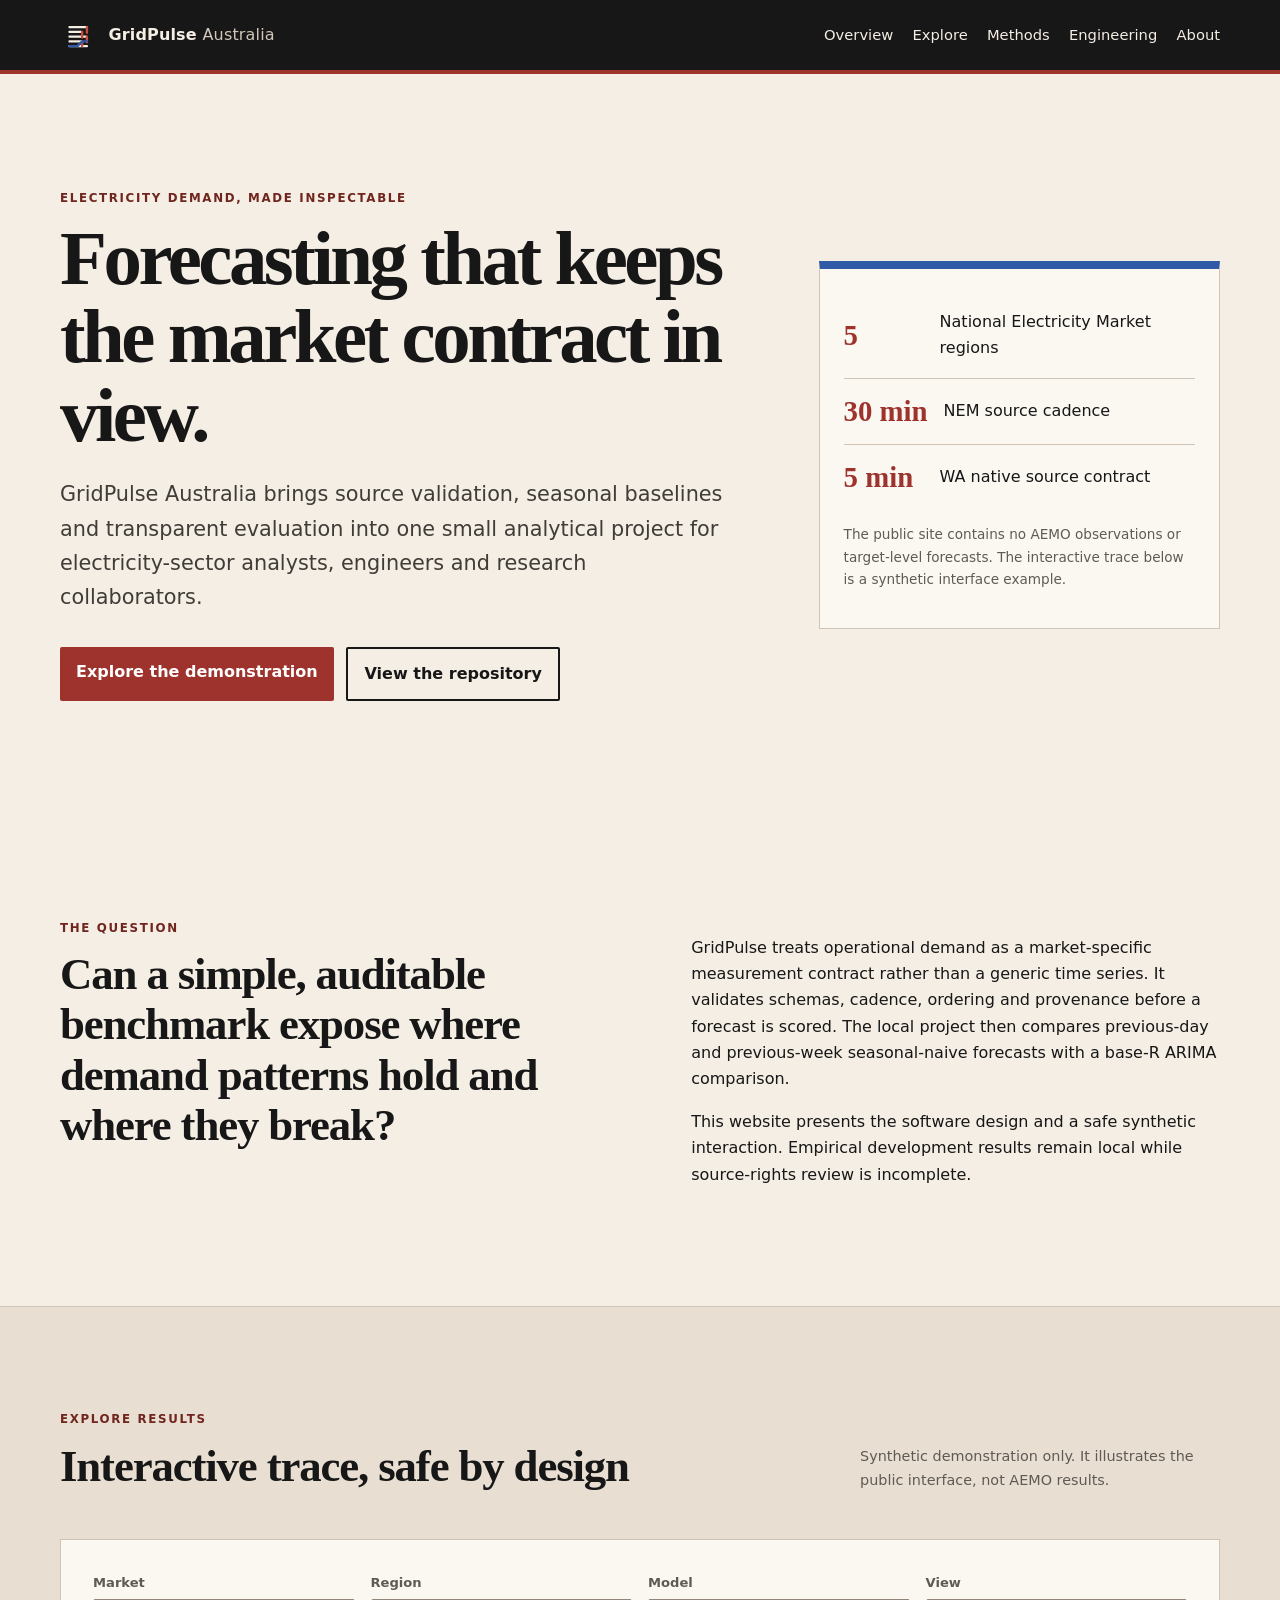
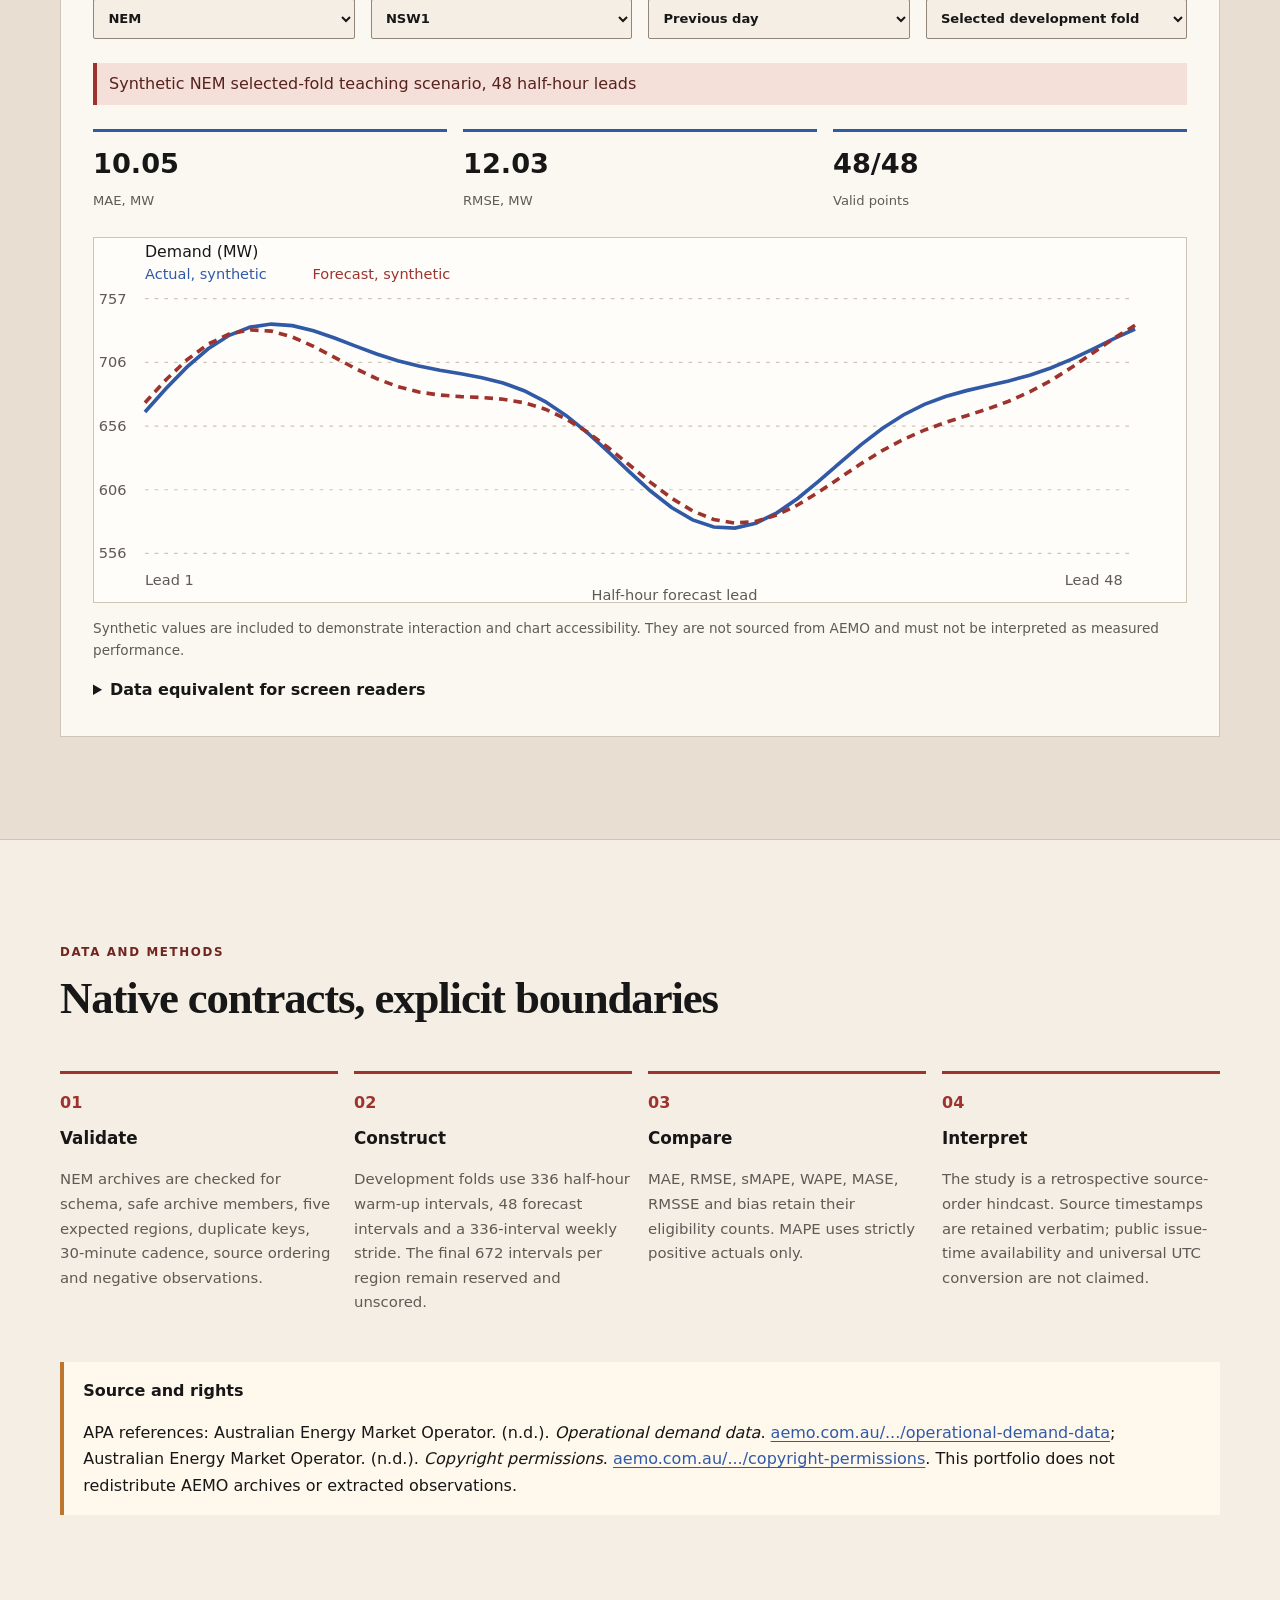
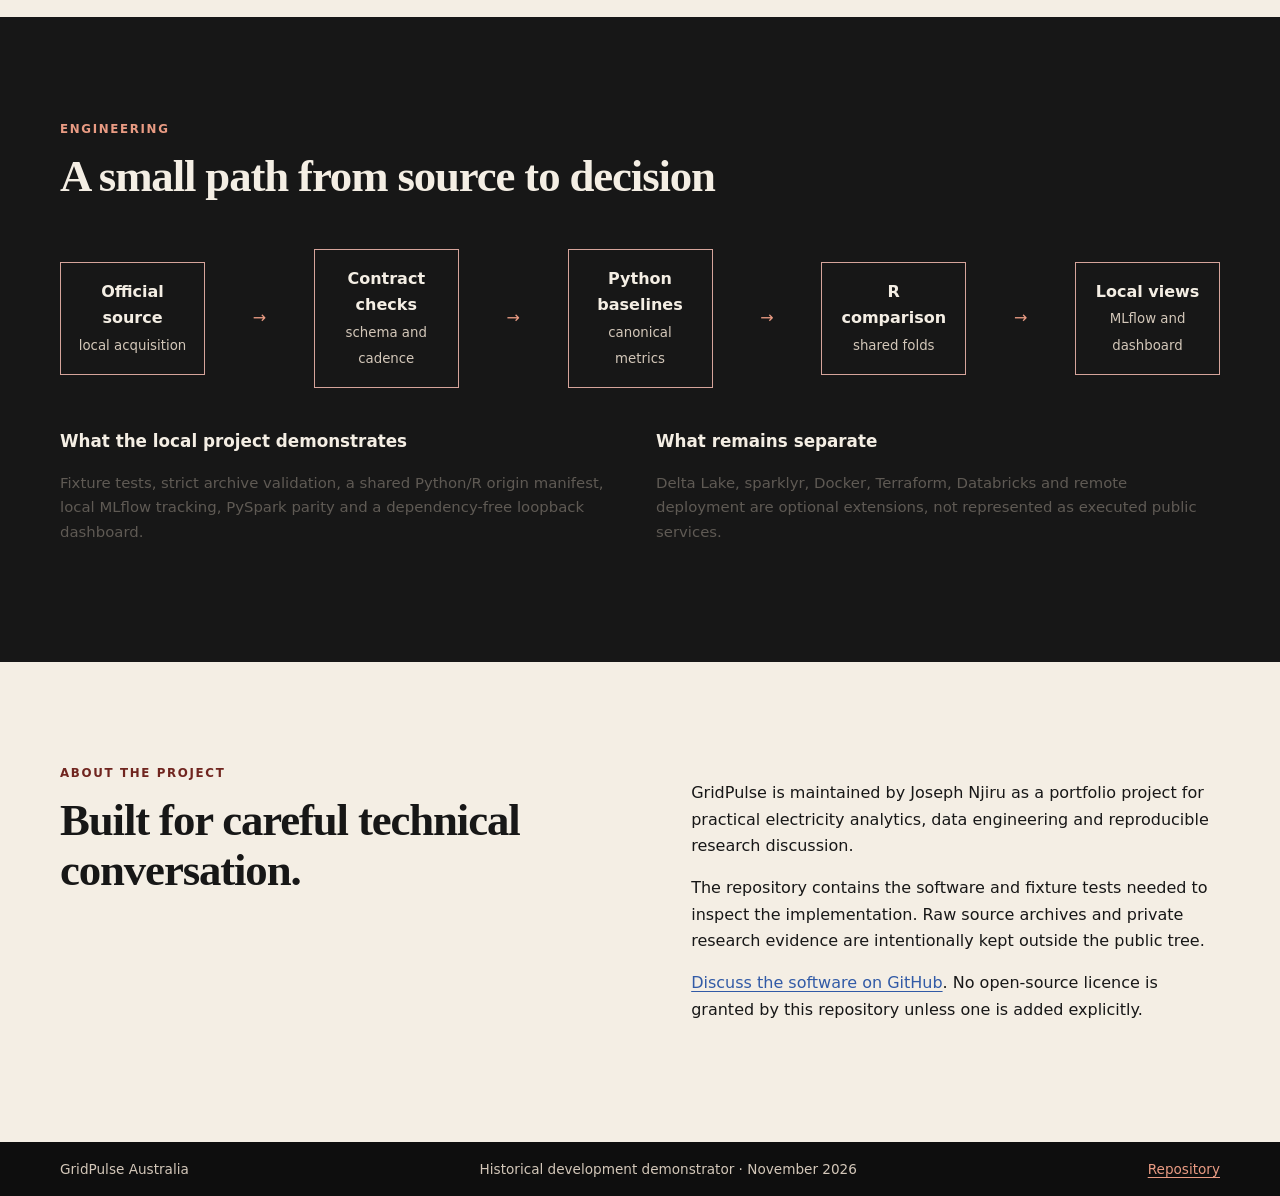
<file: site/index.html>
<!doctype html>
<html lang="en-AU">
<head>
  <meta charset="utf-8">
  <meta name="viewport" content="width=device-width, initial-scale=1">
  <meta name="description" content="GridPulse Australia, a reproducible electricity-demand forecasting demonstrator.">
  <meta property="og:title" content="GridPulse Australia">
  <meta property="og:description" content="Market-native demand contracts, transparent baselines and reproducible evaluation.">
  <link rel="canonical" href="https://josephnjiru.github.io/Gridpulse-electricity-demand-forecasting/">
  <meta property="og:url" content="https://josephnjiru.github.io/Gridpulse-electricity-demand-forecasting/">
  <meta property="og:type" content="website">
  <meta property="og:image" content="https://josephnjiru.github.io/Gridpulse-electricity-demand-forecasting/assets/gridpulse-social.png">
  <meta name="twitter:card" content="summary_large_image">
  <meta name="twitter:title" content="GridPulse Australia">
  <meta name="twitter:description" content="Transparent electricity-demand forecasting software and synthetic public demonstration.">
  <meta name="twitter:image" content="https://josephnjiru.github.io/Gridpulse-electricity-demand-forecasting/assets/gridpulse-social.png">
  <link rel="icon" href="assets/gridpulse-mark.svg" type="image/svg+xml">
  <link rel="stylesheet" href="assets/site.css">
  <title>GridPulse Australia | Electricity-demand forecasting</title>
</head>
<body>
<a class="skip-link" href="#main">Skip to content</a>
<header class="site-header">
  <div class="shell nav-wrap">
    <a class="brand" href="./" aria-label="GridPulse Australia home"><img class="brand-mark" src="assets/gridpulse-mark.svg" alt=""><span>GridPulse <em>Australia</em></span></a>
    <nav aria-label="Primary navigation">
      <a href="#overview">Overview</a><a href="#explore">Explore</a><a href="#methods">Methods</a><a href="#engineering">Engineering</a><a href="#about">About</a>
    </nav>
  </div>
</header>
<main id="main">
  <section id="overview" class="hero shell">
    <div class="hero-copy">
      <p class="eyebrow">Electricity demand, made inspectable</p>
      <h1>Forecasting that keeps the market contract in view.</h1>
      <p class="lede">GridPulse Australia brings source validation, seasonal baselines and transparent evaluation into one small analytical project for electricity-sector analysts, engineers and research collaborators.</p>
      <div class="actions"><a class="button primary" href="#explore">Explore the demonstration</a><a class="button secondary" href="https://github.com/JosephNjiru/Gridpulse-electricity-demand-forecasting">View the repository</a></div>
    </div>
    <div class="hero-card" aria-label="Project scope">
      <div class="scope-row"><span class="scope-number">5</span><span>National Electricity Market regions</span></div>
      <div class="scope-row"><span class="scope-number">30 min</span><span>NEM source cadence</span></div>
      <div class="scope-row"><span class="scope-number">5 min</span><span>WA native source contract</span></div>
      <p class="small">The public site contains no AEMO observations or target-level forecasts. The interactive trace below is a synthetic interface example.</p>
    </div>
  </section>
  <section class="section shell two-col">
    <div><p class="eyebrow">The question</p><h2>Can a simple, auditable benchmark expose where demand patterns hold and where they break?</h2></div>
    <div><p>GridPulse treats operational demand as a market-specific measurement contract rather than a generic time series. It validates schemas, cadence, ordering and provenance before a forecast is scored. The local project then compares previous-day and previous-week seasonal-naive forecasts with a base-R ARIMA comparison.</p><p>This website presents the software design and a safe synthetic interaction. Empirical development results remain local while source-rights review is incomplete.</p></div>
  </section>
  <section id="explore" class="section section-tint">
    <div class="shell">
      <div class="section-heading"><div><p class="eyebrow">Explore results</p><h2>Interactive trace, safe by design</h2></div><p class="section-note">Synthetic demonstration only. It illustrates the public interface, not AEMO results.</p></div>
      <div class="explorer card">
        <div class="controls" role="group" aria-label="Synthetic demonstration controls">
          <label>Market<select id="demo-market"><option value="NEM">NEM</option><option value="WA">WA WEM/SWIS</option></select></label>
          <label id="region-label">Region<select id="demo-region"><option>NSW1</option><option>QLD1</option><option>SA1</option><option>TAS1</option><option>VIC1</option></select></label>
          <label id="demo-model-label">Model<select id="demo-model"><option value="day">Previous day</option><option value="week">Previous week</option><option value="arima">R ARIMA(1,0,0)</option></select></label>
          <label>View<select id="demo-view"><option value="fold">Selected development fold</option><option value="aggregate">Aggregate metrics</option></select></label>
        </div>
        <p id="demo-status" class="status" role="status">Synthetic selected-fold trace, 48 half-hour leads</p>
        <div class="metric-grid" aria-label="Synthetic example metrics"><div><strong id="metric-mae">Unavailable</strong><span>MAE, MW</span></div><div><strong id="metric-rmse">Unavailable</strong><span>RMSE, MW</span></div><div><strong id="metric-coverage">Unavailable</strong><span>Valid points</span></div></div>
        <div class="chart-wrap"><svg id="demo-chart" role="img" aria-labelledby="chart-title chart-desc" viewBox="0 0 900 300"><title id="chart-title">Synthetic actual and forecast demand trace</title><desc id="chart-desc">A synthetic 48-point demonstration comparing actual and forecast demand.</desc></svg></div>
        <p class="chart-footnote">Synthetic values are included to demonstrate interaction and chart accessibility. They are not sourced from AEMO and must not be interpreted as measured performance.</p>
        <details><summary>Data equivalent for screen readers</summary><p id="chart-table-summary">The synthetic trace contains 48 half-hour leads with actual and forecast series. Select aggregate metrics to see the interface change.</p></details>
      </div>
    </div>
  </section>
  <section id="methods" class="section shell">
    <div class="section-heading"><div><p class="eyebrow">Data and methods</p><h2>Native contracts, explicit boundaries</h2></div></div>
    <div class="method-grid">
      <article><span class="step">01</span><h3>Validate</h3><p>NEM archives are checked for schema, safe archive members, five expected regions, duplicate keys, 30-minute cadence, source ordering and negative observations.</p></article>
      <article><span class="step">02</span><h3>Construct</h3><p>Development folds use 336 half-hour warm-up intervals, 48 forecast intervals and a 336-interval weekly stride. The final 672 intervals per region remain reserved and unscored.</p></article>
      <article><span class="step">03</span><h3>Compare</h3><p>MAE, RMSE, sMAPE, WAPE, MASE, RMSSE and bias retain their eligibility counts. MAPE uses strictly positive actuals only.</p></article>
      <article><span class="step">04</span><h3>Interpret</h3><p>The study is a retrospective source-order hindcast. Source timestamps are retained verbatim; public issue-time availability and universal UTC conversion are not claimed.</p></article>
    </div>
    <div class="notice"><strong>Source and rights</strong><p>APA references: Australian Energy Market Operator. (n.d.). <em>Operational demand data</em>. <a href="https://www.aemo.com.au/energy-systems/electricity/national-electricity-market-nem/data-nem/operational-demand-data">aemo.com.au/.../operational-demand-data</a>; Australian Energy Market Operator. (n.d.). <em>Copyright permissions</em>. <a href="https://www.aemo.com.au/privacy-and-legal-notices/copyright-permissions">aemo.com.au/.../copyright-permissions</a>. This portfolio does not redistribute AEMO archives or extracted observations.</p></div>
  </section>
  <section id="engineering" class="section section-dark"><div class="shell">
    <p class="eyebrow">Engineering</p><h2>A small path from source to decision</h2>
    <div class="architecture" role="img" aria-label="Architecture flow from source acquisition through validation and evaluation to local dashboard"><div class="arch-node">Official source<br><small>local acquisition</small></div><span>→</span><div class="arch-node">Contract checks<br><small>schema and cadence</small></div><span>→</span><div class="arch-node">Python baselines<br><small>canonical metrics</small></div><span>→</span><div class="arch-node">R comparison<br><small>shared folds</small></div><span>→</span><div class="arch-node">Local views<br><small>MLflow and dashboard</small></div></div>
    <div class="engineering-grid"><div><h3>What the local project demonstrates</h3><p>Fixture tests, strict archive validation, a shared Python/R origin manifest, local MLflow tracking, PySpark parity and a dependency-free loopback dashboard.</p></div><div><h3>What remains separate</h3><p>Delta Lake, sparklyr, Docker, Terraform, Databricks and remote deployment are optional extensions, not represented as executed public services.</p></div></div>
  </div></section>
  <section id="about" class="section shell two-col"><div><p class="eyebrow">About the project</p><h2>Built for careful technical conversation.</h2></div><div><p>GridPulse is maintained by Joseph Njiru as a portfolio project for practical electricity analytics, data engineering and reproducible research discussion.</p><p>The repository contains the software and fixture tests needed to inspect the implementation. Raw source archives and private research evidence are intentionally kept outside the public tree.</p><p><a href="https://github.com/JosephNjiru/Gridpulse-electricity-demand-forecasting">Discuss the software on GitHub</a>. No open-source licence is granted by this repository unless one is added explicitly.</p></div></section>
</main>
<footer class="footer"><div class="shell footer-inner"><span>GridPulse Australia</span><span>Historical development demonstrator · November 2026</span><a href="https://github.com/JosephNjiru/Gridpulse-electricity-demand-forecasting">Repository</a></div></footer>
<script src="assets/site.js?v=13"></script>
</body>
</html>
</file>
<file: site/assets/site.css>
:root {
  --paper: #f4eee4;
  --paper-deep: #e8dfd2;
  --ink: #171717;
  --muted: #5f5a54;
  --line: #cfc4b6;
  --card: #fbf8f2;
  --oxblood: #9e332d;
  --oxblood-dark: #70251f;
  --ultramarine: #315aa6;
  --ochre: #bd762d;
  --focus: #1c4f9a;
  --space: clamp(1rem, 2.4vw, 2rem);
  --display: Georgia, "Times New Roman", serif;
  --body: system-ui, -apple-system, BlinkMacSystemFont, "Segoe UI", sans-serif;
}

* { box-sizing: border-box; }
html { scroll-behavior: smooth; }
body {
  margin: 0;
  background: var(--paper);
  color: var(--ink);
  font: 16px/1.65 var(--body);
}
a { color: var(--ultramarine); text-underline-offset: 3px; }
a:focus-visible, select:focus-visible, .button:focus-visible, summary:focus-visible {
  outline: 3px solid var(--focus);
  outline-offset: 3px;
}
.shell { width: min(1160px, calc(100% - 2 * var(--space))); margin-inline: auto; }
.skip-link {
  position: absolute; left: -999px; top: 8px; background: var(--paper);
  padding: 8px; border: 2px solid var(--ink);
}
.skip-link:focus { left: 8px; z-index: 5; }
.site-header {
  position: sticky; top: 0; z-index: 4; background: var(--ink);
  color: var(--paper); border-bottom: 4px solid var(--oxblood);
}
.nav-wrap, .footer-inner {
  display: flex; align-items: center; justify-content: space-between;
  gap: 1rem; padding: 1rem 0;
}
.brand {
  display: flex; align-items: center; gap: .65rem; color: var(--paper);
  text-decoration: none; font-weight: 750; letter-spacing: .01em;
}
.brand em { font-weight: 400; font-style: normal; color: #d3c7b9; }
.brand-mark { width: 38px; height: 38px; display: block; }
.site-header nav { display: flex; gap: 1.2rem; flex-wrap: wrap; }
.site-header nav a { color: var(--paper); text-decoration: none; font-size: .92rem; }
.site-header nav a:hover { color: #e99b83; }
.hero {
  display: grid; grid-template-columns: 1.25fr .75fr; gap: clamp(2rem, 7vw, 7rem);
  padding-top: clamp(4rem, 9vw, 8rem); padding-bottom: clamp(4rem, 9vw, 8rem);
}
.eyebrow {
  text-transform: uppercase; letter-spacing: .14em; font-size: .74rem;
  font-weight: 800; color: var(--oxblood-dark); margin: 0 0 .7rem;
}
.hero h1 {
  font: 700 clamp(2.5rem, 6vw, 5.4rem)/1.02 var(--display);
  letter-spacing: -.045em; margin: 0 0 1.4rem; max-width: 760px;
}
.lede { font-size: clamp(1.05rem, 2vw, 1.3rem); max-width: 700px; color: #403c38; }
.actions { display: flex; gap: .8rem; flex-wrap: wrap; margin-top: 2rem; }
.button { display: inline-block; padding: .75rem 1rem; border-radius: 2px; text-decoration: none; font-weight: 750; }
.primary { background: var(--oxblood); color: #fff; }
.secondary { border: 2px solid var(--ink); color: var(--ink); }
.hero-card {
  align-self: center; background: var(--card); border: 1px solid var(--line);
  border-top: 8px solid var(--ultramarine); padding: 1.5rem;
}
.scope-row { display: flex; align-items: center; gap: 1rem; border-bottom: 1px solid var(--line); padding: 1rem 0; }
.scope-row:last-of-type { border: 0; }
.scope-number { font: 700 1.8rem var(--display); color: var(--oxblood); min-width: 80px; }
.small { font-size: .85rem; color: var(--muted); }
.section { padding-block: clamp(3.5rem, 8vw, 7rem); }
.section-tint { background: var(--paper-deep); border-block: 1px solid var(--line); }
.section-dark { background: var(--ink); color: var(--paper); }
.section-dark .eyebrow { color: #e99b83; }
.section h2 { font: 700 clamp(1.9rem, 3.5vw, 3rem)/1.12 var(--display); letter-spacing: -.025em; margin: .2rem 0 1rem; }
.two-col { display: grid; grid-template-columns: 1fr 1fr; gap: clamp(2rem, 8vw, 8rem); }
.section-heading { display: flex; justify-content: space-between; gap: 2rem; align-items: end; margin-bottom: 2rem; }
.section-note { max-width: 360px; color: var(--muted); font-size: .9rem; }
.card { background: var(--card); border: 1px solid var(--line); padding: clamp(1rem, 3vw, 2rem); }
.controls { display: grid; grid-template-columns: repeat(4, 1fr); gap: 1rem; margin-bottom: 1.5rem; }
.controls label { font-size: .82rem; font-weight: 750; color: var(--muted); }
select { display: block; width: 100%; margin-top: .35rem; padding: .65rem; border: 1px solid #918679; border-radius: 2px; background: var(--paper); color: var(--ink); font: inherit; }
.status { border-left: 4px solid var(--oxblood); padding: .5rem .75rem; background: #f5dfd9; color: #57221d; }
.metric-grid { display: grid; grid-template-columns: repeat(3, 1fr); gap: 1rem; margin: 1.5rem 0; }
.metric-grid div { border-top: 3px solid var(--ultramarine); padding-top: .6rem; }
.metric-grid strong { display: block; font-size: 1.7rem; }
.metric-grid span { color: var(--muted); font-size: .82rem; }
.chart-wrap { overflow: hidden; border: 1px solid var(--line); background: #fffdf9; }
.chart-wrap svg { display: block; width: 100%; height: auto; min-height: 220px; }
.chart-footnote { font-size: .85rem; color: var(--muted); }
details { margin-top: 1rem; } summary { cursor: pointer; font-weight: 750; }
.method-grid { display: grid; grid-template-columns: repeat(4, 1fr); gap: 1rem; margin: 2rem 0; }
.method-grid article { border-top: 3px solid var(--oxblood); padding-top: 1rem; }
.method-grid h3, .engineering-grid h3 { margin: .5rem 0; font-size: 1.05rem; }
.method-grid p, .engineering-grid p { font-size: .93rem; color: var(--muted); }
.step { font-weight: 800; color: var(--oxblood); }
.notice { border-left: 4px solid var(--ochre); padding: 1rem 1.2rem; background: #fff8ec; }
.notice p { margin-bottom: 0; }
.architecture { display: flex; align-items: center; justify-content: space-between; gap: .7rem; overflow-x: auto; max-width: 100%; min-width: 0; padding: 2rem 0; }
.architecture > span { flex: 0 0 auto; color: #e99b83; }
.arch-node { min-width: 145px; flex: 0 0 145px; border: 1px solid #d6a49b; padding: 1rem; text-align: center; color: var(--paper); font-weight: 750; }
.arch-node small { color: #d3c7b9; font-weight: 400; }
.engineering-grid { display: grid; grid-template-columns: 1fr 1fr; gap: 2rem; }
.footer { background: #0e0e0e; color: #d3c7b9; }
.footer-inner { font-size: .85rem; }
.footer a { color: #e99b83; }
@media (max-width: 760px) {
  .hero, .two-col { grid-template-columns: 1fr; }
  .controls, .method-grid { grid-template-columns: 1fr 1fr; }
  .site-header nav { gap: .65rem; }
  .section-heading { display: block; }
  .architecture { justify-content: flex-start; }
  .engineering-grid { grid-template-columns: 1fr; }
}
@media (max-width: 460px) {
  .nav-wrap { align-items: flex-start; flex-direction: column; }
  .hero { padding-top: 3rem; }
  .controls, .method-grid, .metric-grid { grid-template-columns: 1fr; }
  .hero h1 { font-size: 2.65rem; }
  .footer-inner { align-items: flex-start; flex-direction: column; }
}
@media (prefers-reduced-motion: reduce) { html { scroll-behavior: auto; } }
</file>
